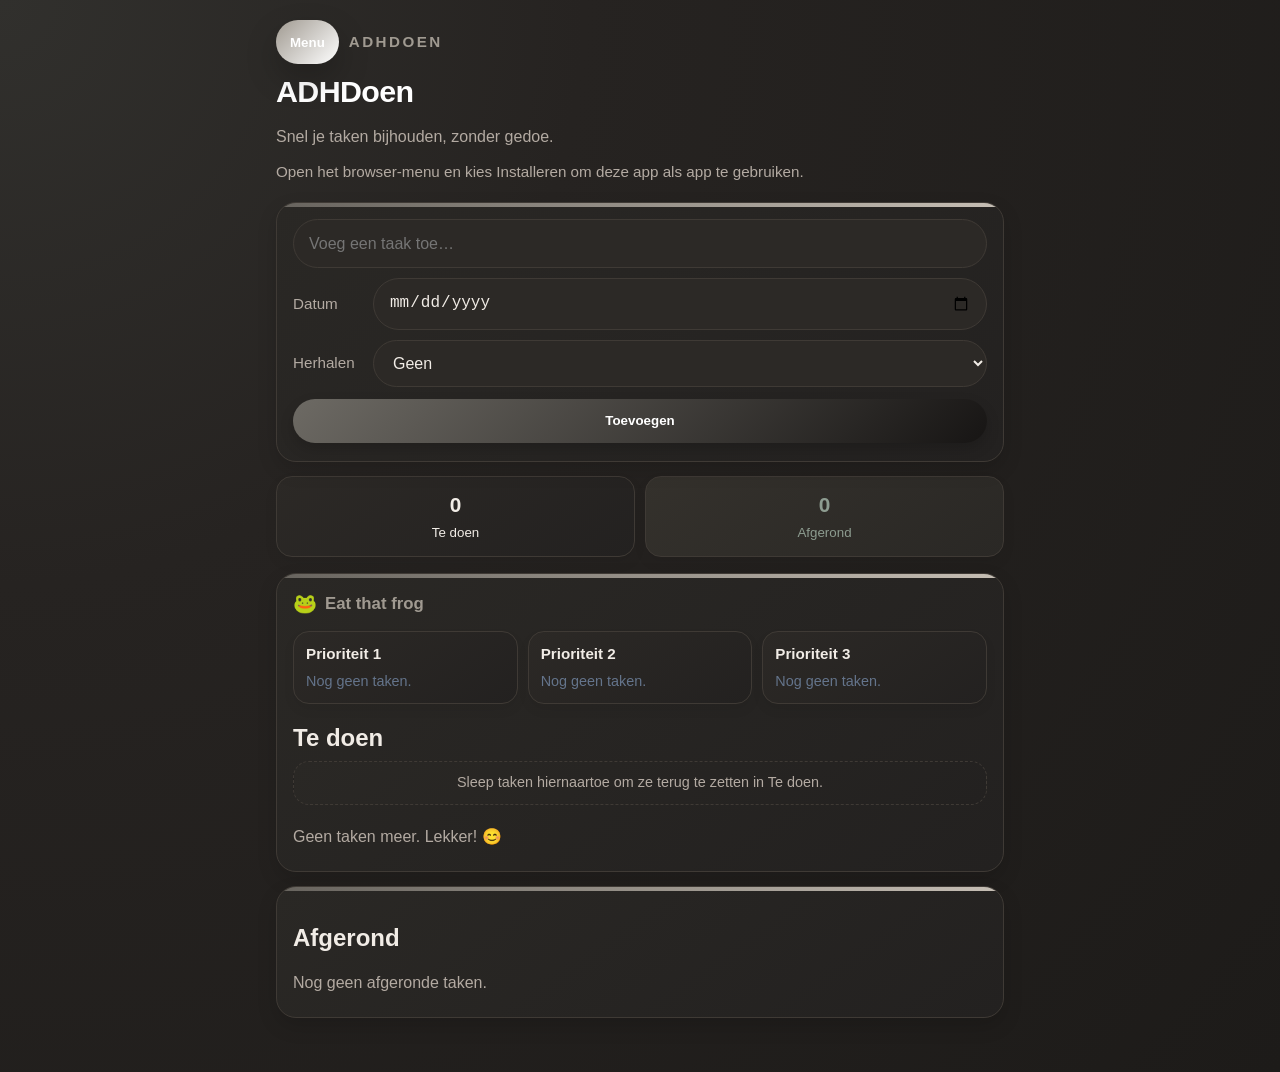
<file: index.html>
<!DOCTYPE html>
<html lang="nl">
  <head>
    <meta charset="UTF-8" />
    <meta name="viewport" content="width=device-width, initial-scale=1.0, viewport-fit=cover" />
    <meta name="theme-color" content="#2563eb" />
    <meta name="apple-mobile-web-app-capable" content="yes" />
    <meta name="mobile-web-app-capable" content="yes" />
    <meta name="apple-mobile-web-app-status-bar-style" content="default" />
    <meta name="apple-mobile-web-app-title" content="ADHDoen" />
    <meta name="application-name" content="ADHDoen" />
    <meta name="format-detection" content="telephone=no" />
    <link rel="manifest" href="./manifest.webmanifest" />
    <link rel="icon" href="./assets/icon.svg" type="image/svg+xml" />
    <link rel="apple-touch-icon" href="./assets/icon.svg" />
    <link rel="apple-touch-icon-precomposed" href="./assets/icon.svg" />
    <title>ADHDoen</title>
    <link rel="stylesheet" href="styles.css?v=20260808c" />
  </head>
  <body>
    <main class="app-shell">
      <div class="top-menu" aria-label="Hoofdmenu">
        <div class="top-menu-row">
          <button id="menu-toggle" class="menu-toggle" type="button" aria-expanded="false" aria-controls="tab-menu-list">Menu</button>
          <p class="eyebrow">ADHDoen</p>
        </div>
        <nav id="tab-menu-list" class="tab-menu" aria-label="Navigatie tussen secties">
          <button class="tab-btn active" type="button" data-tab="tasks">Taken</button>
          <button class="tab-btn" type="button" data-tab="agenda">Agenda</button>
          <button class="tab-btn" type="button" data-tab="notes">Notities</button>
          <button class="tab-btn" type="button" data-tab="timer">Timer</button>
          <button class="tab-btn" type="button" data-tab="wrop">WROP</button>
          <button class="tab-btn" type="button" data-tab="habits">Gewoontes</button>
          <button class="tab-btn" type="button" data-tab="emoties">Emoties</button>
        </nav>
      </div>

      <header class="hero">
        <div>
          <h1>ADHDoen</h1>
        </div>
      </header>
      <p class="subtitle">Snel je taken bijhouden, zonder gedoe.</p>
      <div class="app-cta-row">
        <button id="install-btn" class="install-btn" type="button" hidden>Installeren op telefoon</button>
        <p id="install-status" class="install-status">Installeer deze app op je telefoon voor een echte app-ervaring.</p>
      </div>

      <section class="card add-task-card" data-panel="tasks">
        <form id="task-form">
          <label class="sr-only" for="task-input">Nieuwe taak</label>
          <div class="input-row">
            <input id="task-input" name="task" type="text" placeholder="Voeg een taak toe…" autocomplete="off" required />
          </div>
          <div class="input-row input-row-secondary">
            <label class="field-label" for="task-date">Datum</label>
            <input id="task-date" name="date" type="date" />
          </div>
          <div class="input-row input-row-secondary">
            <label class="field-label" for="task-repeat">Herhalen</label>
            <select id="task-repeat" name="repeat">
              <option value="none">Geen</option>
              <option value="daily">Dagelijks</option>
              <option value="weekly">Wekelijks</option>
              <option value="monthly">Maandelijks</option>
            </select>
          </div>
          <button class="submit-btn" type="submit">Toevoegen</button>
        </form>
      </section>

      <section class="stats-row" aria-label="Status van taken" data-panel="tasks">
        <div class="stat-pill">
          <span id="pending-count">0</span>
          <small>Te doen</small>
        </div>
        <div class="stat-pill done">
          <span id="done-count">0</span>
          <small>Afgerond</small>
        </div>
      </section>

      <section class="card" data-panel="tasks">
        <div class="priority-title" id="frog-header-top" draggable="true">
          <span class="priority-frog">🐸</span>
          <h2>Eat that frog</h2>
        </div>
        <div class="priority-section">
          <div class="priority-card" data-priority="1">
            <h3>Prioriteit 1</h3>
            <ul class="priority-task-list"></ul>
          </div>
          <div class="priority-card" data-priority="2">
            <h3>Prioriteit 2</h3>
            <ul class="priority-task-list"></ul>
          </div>
          <div class="priority-card" data-priority="3">
            <h3>Prioriteit 3</h3>
            <ul class="priority-task-list"></ul>
          </div>
        </div>
        <h2>Te doen</h2>
        <div id="pending-drop-zone" class="pending-drop-zone">
          <span>Sleep taken hiernaartoe om ze terug te zetten in Te doen.</span>
        </div>
        <ul id="pending-list" class="task-list"></ul>
      </section>

      <section class="card" data-panel="tasks">
        <h2>Afgerond</h2>
        <ul id="done-list" class="task-list"></ul>
      </section>

      <section class="card" data-panel="agenda">
        <div class="agenda-header">
          <button class="icon-btn" type="button" id="agenda-prev">←</button>
          <h2 id="agenda-title">Agenda</h2>
          <button class="icon-btn" type="button" id="agenda-next">→</button>
        </div>
        <div class="agenda-view-switcher">
          <button class="view-btn active" type="button" data-view="day">Dag</button>
          <button class="view-btn" type="button" data-view="week">Week</button>
          <button class="view-btn" type="button" data-view="month">Maand</button>
          <button class="view-btn" type="button" data-view="year">Jaar</button>
        </div>
        <div id="calendar-grid" class="calendar-grid"></div>
        <ul id="agenda-list" class="task-list"></ul>
      </section>

      <section class="card" data-panel="notes">
        <h2>Notities</h2>
        <form id="note-form" class="note-form">
          <label class="sr-only" for="note-title">Onderwerp</label>
          <input id="note-title" type="text" placeholder="Onderwerp van de notitie…" autocomplete="off" />
          <label class="sr-only" for="note-input">Nieuwe notitie</label>
          <textarea id="note-input" rows="3" placeholder="Schrijf een losse notitie…"></textarea>
          <div class="voice-controls">
            <button class="voice-btn" id="voice-note-btn" type="button">🎤 Spreek notitie in</button>
            <p class="voice-status" id="voice-status">Tik of spreek je notitie in.</p>
          </div>
          <button class="submit-btn" type="submit">Notitie toevoegen</button>
        </form>
        <ul id="notes-list" class="task-list notes-list"></ul>
      </section>

      <section class="card" data-panel="timer">
        <h2>Timer</h2>
        <div class="timer-options">
          <button class="timer-btn" type="button" data-seconds="10">10 sec</button>
          <button class="timer-btn" type="button" data-minutes="5">5 min</button>
          <button class="timer-btn" type="button" data-minutes="10">10 min</button>
          <button class="timer-btn" type="button" data-minutes="15">15 min</button>
          <button class="timer-btn" type="button" data-minutes="30">30 min</button>
          <button class="timer-btn" type="button" data-minutes="45">45 min</button>
          <button class="timer-btn" type="button" data-minutes="60">60 min</button>
        </div>
        <div class="timer-display" id="timer-display">00:00</div>
        <div class="timer-alert-switch-row" aria-label="Keuze voor signaal bij afloop">
          <span class="timer-alert-label">Bij afloop</span>
          <label class="timer-switch" for="timer-alert-toggle">
            <input id="timer-alert-toggle" type="checkbox" />
            <span class="timer-switch-slider"></span>
          </label>
          <span class="timer-alert-mode" id="timer-alert-mode">Ping</span>
        </div>
        <div class="timer-alert-switch-row" aria-label="Herhaal de timer na afloop">
          <span class="timer-alert-label">Herhaal</span>
          <label class="timer-switch" for="timer-loop-toggle">
            <input id="timer-loop-toggle" type="checkbox" />
            <span class="timer-switch-slider"></span>
          </label>
          <span class="timer-alert-mode" id="timer-loop-mode">Uit</span>
        </div>
        <div class="timer-actions">
          <button class="submit-btn" id="timer-start" type="button">Start</button>
          <button class="icon-btn" id="timer-stop" type="button">Stop</button>
          <button class="icon-btn" id="timer-test" type="button">Test signaal</button>
        </div>
        <div class="timer-alarm" id="timer-alarm" hidden>Timer afgelopen!</div>
        <p class="voice-status" id="timer-status">Kies een duur en start de timer.</p>
      </section>

      <section class="card" data-panel="wrop">
        <h2>WROP</h2>
        <form id="wrop-form" class="wrop-form">
          <label class="field-label" for="wrop-wens">Wens</label>
          <textarea id="wrop-wens" rows="2" placeholder="Wat wil je bereiken?"></textarea>
          <label class="field-label" for="wrop-resultaat">Resultaat</label>
          <textarea id="wrop-resultaat" rows="2" placeholder="Wat is het gewenste resultaat?"></textarea>
          <label class="field-label" for="wrop-obstakel">Obstakel</label>
          <textarea id="wrop-obstakel" rows="2" placeholder="Wat staat in de weg?"></textarea>
          <label class="field-label" for="wrop-plan">Plan</label>
          <textarea id="wrop-plan" rows="2" placeholder="Wat ga je doen?"></textarea>
          <button class="submit-btn" type="submit">Plan opslaan</button>
        </form>
        <div id="wrop-plans-list" class="wrop-plans-list"></div>
      </section>

      <section class="card" data-panel="habits">
        <h2>Gewoontes</h2>
        <form id="habit-form" class="wrop-form">
          <label class="field-label" for="habit-input">Nieuwe gewoonte</label>
          <input id="habit-input" type="text" placeholder="Bijvoorbeeld: 10 minuten wandelen" autocomplete="off" required />
          <button class="submit-btn" type="submit">Gewoonte toevoegen</button>
        </form>
        <div id="habits-list" class="wrop-plans-list"></div>
      </section>

      <section class="card" data-panel="emoties">
        <h2>Emoties</h2>
        <p class="emoties-intro">Klik op een vak om een emotie te selecteren. Onder de afbeelding zie je hoe vaak je elke emotie hebt gekozen.</p>
        <div class="emoties-image-wrap emoties-map" id="emoties-map">
          <img id="emoties-image" class="emoties-image" src="./assets/emoties 3.jpeg" alt="Emotie kaart met vakken verdeeld over assen aangenaam onaangenaam en geactiveerd ingetogen" />
          <div id="emoties-overlay" class="emoties-overlay" aria-label="Selecteer emotie vakken"></div>
        </div>
        <div class="emoties-counts-card">
          <h3>Overzicht emoties</h3>
          <ul id="emoties-count-list" class="emoties-count-list"></ul>
        </div>
      </section>

    </main>

    <script src="app.js?v=20260808j"></script>
  </body>
</html>
</file>
<file: styles.css>
:root {
  color-scheme: light;
  font-family: -apple-system, BlinkMacSystemFont, "Segoe UI", Roboto, Arial, sans-serif;
  --bg: #1d1b19;
  --bg-2: #262321;
  --card: linear-gradient(145deg, #2a2825 0%, #232120 100%);
  --card-2: #2f2c2a;
  --text: #f1ece6;
  --muted: #b3aaa2;
  --accent: #a09a91;
  --accent-soft: #3a352f;
  --accent-strong: #ffffff;
  --done: #8d9c90;
  --danger: #b47b6b;
  --border: #3f3a35;
  --shadow: 0 14px 32px rgba(0, 0, 0, 0.22);
}

* {
  box-sizing: border-box;
}

body {
  margin: 0;
  background: radial-gradient(circle at top left, #31302d 0%, var(--bg-2) 35%, var(--bg) 100%);
  color: var(--text);
  min-height: 100vh;
  -webkit-text-size-adjust: 100%;
  line-height: 1.5;
}

.app-shell {
  max-width: 760px;
  margin: 0 auto;
  padding: 20px 16px 40px;
}

.top-menu {
  position: relative;
  margin-bottom: 10px;
}

.top-menu-row {
  display: flex;
  align-items: center;
  gap: 10px;
  margin-bottom: 8px;
}

.menu-toggle {
  background: linear-gradient(135deg, var(--accent) 0%, var(--accent-strong) 100%);
  color: #fff;
  border-radius: 999px;
  padding: 10px 14px;
  font-weight: 800;
  box-shadow: var(--shadow);
  border: 0;
}

.tab-menu {
  position: absolute;
  top: calc(100% + 8px);
  left: 0;
  z-index: 60;
  width: min(240px, calc(100vw - 32px));
  display: none;
  flex-direction: column;
  gap: 8px;
  padding: 10px;
  border-radius: 16px;
  border: 1px solid var(--border);
  background: linear-gradient(145deg, #2b2926 0%, #232120 100%);
  box-shadow: var(--shadow);
}

.top-menu.open .tab-menu {
  display: flex;
}

.hero {
  margin-bottom: 16px;
}

.tab-btn {
  width: 100%;
  text-align: left;
  background: var(--accent-soft);
  color: var(--accent-strong);
  padding: 10px 12px;
  border-radius: 12px;
  font-weight: 700;
}

.tab-btn.active {
  background: var(--accent);
  color: white;
}

.eyebrow {
  text-transform: uppercase;
  letter-spacing: 0.16em;
  font-size: 0.95rem;
  color: var(--accent);
  font-weight: 800;
  margin: 0;
  line-height: 1;
}

h1 {
  margin: 0;
  font-size: 1.9rem;
  color: var(--accent-strong);
  font-weight: 700;
  letter-spacing: -0.02em;
  line-height: 1.15;
}

.subtitle {
  margin: 6px 0 0;
  color: var(--muted);
  font-size: 1rem;
  line-height: 1.5;
}

.app-cta-row {
  display: flex;
  flex-direction: column;
  gap: 8px;
  margin: 12px 0 18px;
}

.install-btn {
  width: fit-content;
  margin-top: 0;
  background: linear-gradient(135deg, #2563eb 0%, #1d4ed8 100%);
  box-shadow: 0 10px 22px rgba(37, 99, 235, 0.25);
}

.install-status {
  margin: 0;
  color: var(--muted);
  font-size: 0.95rem;
}

.offline-note {
  margin: 8px 0 0;
  font-size: 0.95rem;
  color: var(--accent);
  font-weight: 600;
  opacity: 0.95;
}

.card {
  background: var(--card);
  border: 1px solid var(--border);
  border-radius: 20px;
  padding: 16px 16px 18px;
  margin-bottom: 14px;
  box-shadow: 0 8px 20px rgba(0, 0, 0, 0.14);
  position: relative;
  overflow: hidden;
}

.card h2,
.card h3 {
  line-height: 1.25;
  margin-bottom: 8px;
}

.card::before {
  content: "";
  position: absolute;
  inset: 0 0 auto 0;
  height: 4px;
  background: linear-gradient(90deg, #6e6a64 0%, #d8d0c5 100%);
  opacity: 0.9;
}

[data-panel="agenda"],
[data-panel="notes"],
[data-panel="timer"],
[data-panel="wrop"],
[data-panel="habits"],
[data-panel="emoties"],
[data-panel="compare"] {
  display: none;
}

body.agenda-active [data-panel="tasks"] {
  display: none;
}

body.agenda-active [data-panel="agenda"] {
  display: block;
}

body.notes-active [data-panel="tasks"] {
  display: none;
}

body.notes-active [data-panel="notes"] {
  display: block;
}

body.notes-active [data-panel="agenda"] {
  display: none;
}

body.timer-active [data-panel="tasks"] {
  display: none;
}

body.timer-active [data-panel="agenda"] {
  display: none;
}

body.timer-active [data-panel="notes"] {
  display: none;
}

body.timer-active [data-panel="timer"] {
  display: block;
}

body.wrop-active [data-panel="tasks"] {
  display: none;
}

body.wrop-active [data-panel="agenda"] {
  display: none;
}

body.wrop-active [data-panel="notes"] {
  display: none;
}

body.wrop-active [data-panel="timer"] {
  display: none;
}

body.wrop-active [data-panel="wrop"] {
  display: block;
}

body.habits-active [data-panel="tasks"] {
  display: none;
}

body.habits-active [data-panel="agenda"] {
  display: none;
}

body.habits-active [data-panel="notes"] {
  display: none;
}

body.habits-active [data-panel="timer"] {
  display: none;
}

body.habits-active [data-panel="wrop"] {
  display: none;
}

body.habits-active [data-panel="habits"] {
  display: block;
}

body.emoties-active [data-panel="tasks"] {
  display: none;
}

body.emoties-active [data-panel="agenda"] {
  display: none;
}

body.emoties-active [data-panel="notes"] {
  display: none;
}

body.emoties-active [data-panel="timer"] {
  display: none;
}

body.emoties-active [data-panel="wrop"] {
  display: none;
}

body.emoties-active [data-panel="habits"] {
  display: none;
}

body.emoties-active [data-panel="emoties"] {
  display: block;
}

body.compare-active [data-panel="tasks"] {
  display: none;
}

body.compare-active [data-panel="agenda"] {
  display: none;
}

body.compare-active [data-panel="notes"] {
  display: none;
}

body.compare-active [data-panel="timer"] {
  display: none;
}

body.compare-active [data-panel="wrop"] {
  display: none;
}

body.compare-active [data-panel="habits"] {
  display: none;
}

body.compare-active [data-panel="compare"] {
  display: block;
}

.add-task-card {
  padding-top: 16px;
}

.input-row {
  display: flex;
  align-items: center;
  gap: 10px;
  flex-wrap: nowrap;
}

.input-row-secondary {
  margin-top: 10px;
}

.field-label {
  min-width: 70px;
  color: var(--muted);
  font-size: 0.95rem;
}

input[type="text"],
input[type="date"],
select,
textarea {
  flex: 1 1 auto;
  min-width: 0;
  border: 1px solid var(--border);
  border-radius: 999px;
  padding: 13px 15px;
  font-size: 1rem;
  outline: none;
  background: #2c2926;
  color: var(--text);
  line-height: 1.35;
}

input[type="text"]:focus,
input[type="date"]:focus,
select:focus,
textarea:focus {
  border-color: var(--accent);
  box-shadow: 0 0 0 3px rgba(139, 109, 76, 0.16);
}

button {
  border: 0;
  border-radius: 999px;
  padding: 12px 15px;
  font-weight: 700;
  color: white;
  background: linear-gradient(135deg, #6d6a64 0%, #171514 100%);
  cursor: pointer;
  flex-shrink: 0;
  white-space: nowrap;
  box-shadow: 0 6px 14px rgba(0, 0, 0, 0.16);
  min-height: 44px;
}

.emoties-overlay button {
  min-height: 0;
  height: auto;
  box-shadow: none;
}

button:hover {
  filter: brightness(0.95);
}

.submit-btn {
  margin-top: 12px;
  width: 100%;
}

.stats-row {
  display: flex;
  gap: 10px;
  margin: 10px 0 16px;
}

.stat-pill {
  flex: 1;
  background: linear-gradient(145deg, #2c2926 0%, #232120 100%);
  border: 1px solid var(--border);
  border-radius: 16px;
  padding: 12px;
  text-align: center;
  box-shadow: 0 6px 14px rgba(0, 0, 0, 0.06);
}

.stat-pill.done {
  background: linear-gradient(145deg, #34312c 0%, #2a2825 100%);
  color: var(--done);
}

.stat-pill span {
  display: block;
  font-size: 1.3rem;
  font-weight: 800;
}

.task-list {
  list-style: none;
  padding: 0;
  margin: 0;
  display: flex;
  flex-direction: column;
  gap: 8px;
}

.priority-title {
  display: flex;
  align-items: center;
  gap: 8px;
  margin-bottom: 12px;
}

.priority-title h2 {
  margin: 0;
  font-size: 1.05rem;
  color: var(--accent);
}

.priority-frog {
  font-size: 1.2rem;
}

.priority-title.dragging {
  opacity: 0.7;
  transform: scale(0.98);
}

.frog-header-item {
  padding: 6px 0 8px;
  margin-bottom: 6px;
  border-bottom: 1px solid #dbeafe;
  color: var(--accent);
  font-weight: 700;
  cursor: pointer;
}

.priority-title.pacman-eating {
  animation: pacman-bounce 0.25s infinite alternate;
}

.frog-task-complete {
  color: var(--done);
  font-size: 0.9rem;
  font-weight: 600;
  margin-bottom: 6px;
}

@keyframes pacman-bounce {
  from { transform: translateY(0); }
  to { transform: translateY(-3px); }
}

.priority-section {
  display: grid;
  grid-template-columns: repeat(3, minmax(0, 1fr));
  gap: 10px;
  margin-bottom: 14px;
}

@media (max-width: 680px) {
  .priority-section {
    grid-template-columns: 1fr;
    gap: 8px;
  }

  .priority-card {
    padding: 10px;
  }

  .priority-card h3 {
    font-size: 0.9rem;
  }

  .task-item {
    flex-direction: column;
    align-items: flex-start;
    gap: 8px;
  }

  .task-main {
    width: 100%;
  }

  .icon-btn {
    align-self: flex-end;
  }

  .priority-title {
    flex-wrap: wrap;
  }
}

.priority-card {
  background: linear-gradient(145deg, #2c2926 0%, #232120 100%);
  border: 1px solid var(--border);
  border-radius: 16px;
  padding: 12px 12px 10px;
  text-align: left;
  min-width: 0;
  box-shadow: 0 6px 12px rgba(0, 0, 0, 0.06);
}

.priority-card h3 {
  margin: 0 0 8px;
  font-size: 0.95rem;
  color: var(--text);
}

.priority-card.drag-over {
  border-color: var(--accent);
  background: linear-gradient(145deg, #34312c 0%, #282523 100%);
}

.priority-card .priority-task-list {
  list-style: none;
  padding: 0;
  margin: 0;
  display: flex;
  flex-direction: column;
  gap: 4px;
}

.priority-card .priority-task-list .task-item {
  padding: 6px 0;
  border-bottom: 1px solid #e8f0ff;
}

.priority-card .priority-task-list .task-item:last-child {
  border-bottom: none;
}

.priority-card .priority-task-list .empty-state-small {
  padding: 0;
  font-size: 0.9rem;
  color: #64748b;
}

.pending-drop-zone {
  border: 1px dashed var(--border);
  border-radius: 16px;
  padding: 10px;
  margin-bottom: 10px;
  text-align: center;
  color: var(--muted);
  font-size: 0.9rem;
  background: linear-gradient(145deg, #2a2825 0%, #232120 100%);
}

.pending-drop-zone.drag-over {
  border-color: var(--accent);
  background: linear-gradient(145deg, #33302b 0%, #272522 100%);
  color: var(--text);
}

.task-priority-pill {
  display: inline-flex;
  align-items: center;
  margin-left: 8px;
  padding: 2px 8px;
  border-radius: 999px;
  background: rgba(255, 255, 255, 0.08);
  color: var(--text);
  font-size: 0.75rem;
  font-weight: 700;
}

.task-item {
  cursor: grab;
  touch-action: none;
  -webkit-user-select: none;
  user-select: none;
}

.task-item.dragging {
  opacity: 0.65;
  transform: scale(0.98);
}

.task-item {
  display: flex;
  align-items: center;
  justify-content: space-between;
  gap: 10px;
  padding: 10px 11px;
  border: 1px solid var(--border);
  background: linear-gradient(145deg, #2c2926 0%, #232120 100%);
  border-radius: 12px;
  box-shadow: 0 3px 8px rgba(0, 0, 0, 0.03);
  flex-wrap: nowrap;
}

.task-item:last-child {
  border-bottom: 0;
}

.task-main {
  display: flex;
  align-items: center;
  gap: 10px;
  flex: 1 1 auto;
  min-width: 0;
}

.task-text {
  word-break: break-word;
  line-height: 1.4;
}

.task-meta {
  display: block;
  margin-top: 4px;
  font-size: 0.84rem;
  color: var(--muted);
  line-height: 1.35;
}

.task-item.done .task-text {
  text-decoration: line-through;
  color: var(--muted);
}

.checkbox {
  width: 20px;
  height: 20px;
  accent-color: var(--done);
  flex-shrink: 0;
}

.icon-btn {
  background: linear-gradient(145deg, #36312b 0%, #2a2825 100%);
  color: var(--text);
  padding: 8px 10px;
  font-size: 0.92rem;
  flex-shrink: 0;
  border-radius: 999px;
  border: 1px solid var(--border);
}

.note-form {
  display: flex;
  flex-direction: column;
  gap: 10px;
}

.timer-options {
  display: grid;
  grid-template-columns: repeat(3, 1fr);
  gap: 8px;
  margin-bottom: 12px;
}

.timer-btn {
  background: linear-gradient(145deg, #2f2a25 0%, #232120 100%);
  color: var(--text);
  padding: 10px 8px;
  border: 1px solid var(--border);
}

.timer-btn.active {
  background: linear-gradient(145deg, #4a4742 0%, #2f2b27 100%);
  color: white;
}

.timer-display {
  font-size: 2.2rem;
  font-weight: 800;
  text-align: center;
  padding: 16px 0;
  color: var(--text);
}

.timer-alert-switch-row {
  display: flex;
  align-items: center;
  justify-content: center;
  gap: 10px;
  margin: 4px 0 12px;
}

.timer-alert-switch-row + .timer-alert-switch-row {
  margin-top: -4px;
}

.timer-alert-label,
.timer-alert-mode {
  font-size: 0.92rem;
  color: var(--muted);
  font-weight: 700;
}

.timer-switch {
  position: relative;
  display: inline-flex;
  align-items: center;
  width: 48px;
  height: 28px;
}

.timer-switch input {
  opacity: 0;
  width: 0;
  height: 0;
}

.timer-switch-slider {
  position: absolute;
  inset: 0;
  background: linear-gradient(145deg, #3a352f 0%, #232120 100%);
  border-radius: 999px;
  border: 1px solid var(--border);
  cursor: pointer;
  transition: background 0.2s ease;
}

.timer-switch-slider::before {
  content: "";
  position: absolute;
  width: 20px;
  height: 20px;
  left: 3px;
  top: 3px;
  border-radius: 50%;
  background: white;
  transition: transform 0.2s ease;
}

.timer-switch input:checked + .timer-switch-slider {
  background: linear-gradient(145deg, #6d6a64 0%, #171514 100%);
}

.timer-switch input:checked + .timer-switch-slider::before {
  transform: translateX(20px);
}

.timer-actions {
  display: flex;
  gap: 10px;
  align-items: center;
}

.timer-actions .submit-btn {
  margin-top: 0;
  flex: 1;
}

.timer-alarm {
  margin-top: 12px;
  padding: 12px;
  border-radius: 12px;
  background: rgba(180, 123, 107, 0.16);
  color: #f2c7bb;
  font-weight: 700;
  text-align: center;
}

.voice-controls {
  display: flex;
  flex-direction: column;
  gap: 6px;
}

.voice-btn {
  align-self: flex-start;
  background: linear-gradient(145deg, #5a514b 0%, #37322d 100%);
  color: white;
  padding: 10px 14px;
  margin-top: 0;
}

.voice-status {
  margin: 0;
  color: var(--muted);
  font-size: 0.9rem;
}

.wrop-form {
  display: flex;
  flex-direction: column;
  gap: 10px;
}

.wrop-plans-list {
  margin-top: 12px;
  display: flex;
  flex-direction: column;
  gap: 10px;
}

.wrop-plan-card {
  border: 1px solid var(--border);
  border-radius: 16px;
  padding: 12px;
  background: linear-gradient(145deg, #2b2926 0%, #232120 100%);
}

.wrop-plan-grid {
  display: grid;
  gap: 8px;
}

.wrop-plan-label {
  display: block;
  font-size: 0.8rem;
  font-weight: 700;
  color: var(--accent);
  margin-bottom: 2px;
  text-transform: uppercase;
  letter-spacing: 0.06em;
}

.wrop-plan-value {
  margin: 0;
  color: var(--text);
  white-space: pre-wrap;
}

.wrop-plan-meta {
  margin-top: 10px;
  display: flex;
  justify-content: space-between;
  align-items: center;
  font-size: 0.82rem;
  color: var(--muted);
}

.habit-title-row {
  display: flex;
  justify-content: space-between;
  align-items: center;
  margin-bottom: 8px;
}

.habit-hint {
  font-size: 0.8rem;
  color: var(--muted);
}

.habit-grid {
  display: flex;
  flex-direction: column;
  gap: 6px;
}

.habit-row {
  display: grid;
  grid-template-columns: repeat(7, minmax(0, 1fr));
  gap: 6px;
}

.habit-day-label {
  text-align: center;
  font-size: 0.8rem;
  color: var(--muted);
  font-weight: 700;
}

.habit-cell {
  border-radius: 10px;
  min-height: 38px;
  background: linear-gradient(145deg, #2e2a25 0%, #232120 100%);
  color: var(--text);
  font-size: 1rem;
  padding: 0;
  border: 1px solid var(--border);
}

.habit-cell.done {
  background: rgba(141, 156, 144, 0.22);
  color: #dce9d8;
}

.habit-cell.missed {
  background: rgba(180, 123, 107, 0.22);
  color: #f3dbd4;
}

.emoties-intro {
  margin: 0 0 12px;
  color: var(--muted);
}

.emoties-image-wrap {
  border: 1px solid var(--border);
  border-radius: 16px;
  background: linear-gradient(145deg, #2c2926 0%, #232120 100%);
  padding: 0;
  overflow: hidden;
}

.emoties-map {
  position: relative;
  aspect-ratio: 1600 / 678;
  width: 100%;
}

.emoties-image {
  display: block;
  width: 100%;
  height: 100%;
  object-fit: contain;
  object-position: center;
  border-radius: 0;
}

.emoties-overlay {
  position: absolute;
  inset: 0;
  border-radius: 16px;
}

.emoties-dot {
  position: absolute;
  transform: none;
  border-radius: 8px;
  border: 2px solid rgba(255, 255, 255, 0.14);
  background: transparent;
  padding: 0;
  min-width: 0;
  min-height: 0 !important;
  height: 16.8% !important;
  width: 9.1% !important;
  display: block;
  line-height: 0;
  box-shadow: none;
  margin: 0;
}

.emoties-dot[data-emotion-id="energiek"],
.emoties-dot[data-emotion-id="ontspannen"],
.emoties-dot[data-emotion-id="alert"],
.emoties-dot[data-emotion-id="kalm"],
.emoties-dot[data-emotion-id="gespannen"],
.emoties-dot[data-emotion-id="sloom"],
.emoties-dot[data-emotion-id="geirriteerd"],
.emoties-dot[data-emotion-id="lusteloos"] {
  height: 16.8% !important;
}

.emoties-dot:not([data-emotion-id="energiek"]):not([data-emotion-id="ontspannen"]):not([data-emotion-id="alert"]):not([data-emotion-id="kalm"]):not([data-emotion-id="gespannen"]):not([data-emotion-id="sloom"]):not([data-emotion-id="geirriteerd"]):not([data-emotion-id="lusteloos"]) {
  height: 8.4% !important;
}

.emoties-dot.selected {
  border-color: rgba(255, 255, 255, 0.4);
  background: rgba(255, 255, 255, 0.08);
}

.emoties-dot::before {
  content: '';
  position: absolute;
  inset: 0;
  border-radius: 6px;
  background: rgba(255, 255, 255, 0.08);
  transition: background-color 0.2s ease, border-color 0.2s ease, box-shadow 0.2s ease;
}

.emoties-dot:hover::before,
.emoties-dot:focus-visible::before {
  background: rgba(255, 255, 255, 0.16);
}

.emoties-dot.selected::after {
  content: none;
}

.emoties-counts-card {
  margin-top: 12px;
}

.emoties-counts-card h3 {
  margin: 0 0 10px;
  color: var(--text);
}

.emoties-count-list {
  list-style: none;
  margin: 0;
  padding: 0;
  display: grid;
  gap: 8px;
  grid-template-columns: repeat(auto-fit, minmax(170px, 1fr));
}

.emoties-count-item {
  border: 1px solid var(--border);
  border-radius: 12px;
  padding: 0;
  background: linear-gradient(145deg, #2c2926 0%, #232120 100%);
  overflow: hidden;
  box-shadow: 0 4px 10px rgba(0, 0, 0, 0.08);
}

.emoties-count-item.selected {
  border-color: var(--accent);
  background: linear-gradient(145deg, #34302b 0%, #2b2926 100%);
}

.emoties-count-btn {
  width: 100%;
  border: 0;
  border-radius: 0;
  background: transparent;
  color: var(--text);
  padding: 8px 10px;
  display: flex;
  align-items: center;
  justify-content: space-between;
  text-align: left;
  font-weight: 600;
}

.emoties-history {
  display: none;
  border-top: 1px solid var(--border);
  background: rgba(255, 255, 255, 0.03);
  padding: 8px 10px;
}

.emoties-history.open {
  display: block;
}

.emoties-history-list {
  margin: 0;
  padding-left: 18px;
  display: grid;
  gap: 4px;
  color: var(--muted);
  font-size: 0.88rem;
}

.comparison-intro {
  margin: 0 0 14px;
  color: var(--muted);
  line-height: 1.5;
}

.comparison-gallery {
  display: grid;
  gap: 14px;
}

.comparison-chart {
  border: 1px solid var(--border);
  border-radius: 18px;
  padding: 14px;
  background: linear-gradient(145deg, #2b2926 0%, #232120 100%);
}

.comparison-chart-head {
  display: flex;
  justify-content: space-between;
  gap: 12px;
  align-items: flex-start;
  margin-bottom: 12px;
}

.comparison-chart-head h3 {
  margin: 0;
  font-size: 1.05rem;
}

.comparison-chart-head p {
  margin: 4px 0 0;
  color: var(--muted);
  font-size: 0.9rem;
}

.comparison-total {
  background: var(--accent-soft);
  color: var(--accent);
  padding: 8px 10px;
  border-radius: 999px;
  font-size: 0.85rem;
  font-weight: 700;
}

.comparison-canvas {
  position: relative;
  min-height: 360px;
  margin-bottom: 12px;
  border-radius: 16px;
  background:
    radial-gradient(circle at center, rgba(255, 255, 255, 0.04) 0, rgba(255, 255, 255, 0.04) 1px, transparent 1px) 0 0 / 24px 24px,
    linear-gradient(90deg, rgba(255, 255, 255, 0.04), rgba(255, 255, 255, 0.04)),
    linear-gradient(180deg, rgba(255, 255, 255, 0.04), rgba(255, 255, 255, 0.04));
  overflow: hidden;
}

.comparison-axis {
  position: absolute;
  background: #1e3a8a;
  opacity: 0.9;
}

.comparison-axis-horizontal {
  left: 6%;
  right: 6%;
  top: 50%;
  height: 3px;
}

.comparison-axis-vertical {
  top: 6%;
  bottom: 6%;
  left: 50%;
  width: 3px;
}

.comparison-point {
  position: absolute;
  transform: translate(-50%, -50%);
  padding: 0;
  border: 0;
  background: transparent;
  color: var(--text);
  text-align: left;
}

.comparison-point.circle .comparison-point-shape,
.comparison-point.square .comparison-point-shape {
  display: inline-block;
  width: 24px;
  height: 24px;
  border: 2px solid #8b857d;
  background: rgba(255, 255, 255, 0.12);
  box-shadow: 0 4px 10px rgba(0, 0, 0, 0.12);
}

.comparison-point.circle .comparison-point-shape {
  border-radius: 999px;
}

.comparison-point.square .comparison-point-shape {
  border-radius: 6px;
}

.comparison-point.active .comparison-point-shape {
  background: var(--accent);
  border-color: var(--accent);
}

.comparison-point-label {
  position: absolute;
  left: 30px;
  top: 50%;
  transform: translateY(-50%);
  white-space: nowrap;
  font-size: 0.88rem;
  font-weight: 700;
  color: #c58b00;
}

.comparison-point.active .comparison-point-label {
  color: var(--accent);
}

.comparison-point-count {
  position: absolute;
  right: -4px;
  top: -6px;
  min-width: 22px;
  height: 22px;
  padding: 0 6px;
  border-radius: 999px;
  background: var(--done);
  color: white;
  font-size: 0.75rem;
  line-height: 22px;
  text-align: center;
  box-shadow: 0 4px 10px rgba(22, 163, 74, 0.22);
}

.comparison-stats {
  display: grid;
  grid-template-columns: repeat(auto-fit, minmax(130px, 1fr));
  gap: 8px;
}

.comparison-stat {
  display: flex;
  justify-content: space-between;
  align-items: center;
  gap: 10px;
  border-radius: 14px;
  background: linear-gradient(145deg, #2f2a25 0%, #232120 100%);
  color: var(--text);
  padding: 10px 12px;
  text-align: left;
  border: 1px solid var(--border);
}

.comparison-stat strong {
  min-width: 22px;
  text-align: center;
  color: var(--text);
}

.comparison-stat.active {
  background: var(--accent);
  color: white;
}

.comparison-stat.active strong {
  color: white;
}

.comparison-history-card {
  margin-top: 14px;
  border-radius: 18px;
  border: 1px solid var(--border);
  padding: 14px;
  background: linear-gradient(145deg, #2b2926 0%, #232120 100%);
}

.comparison-history-header {
  display: flex;
  justify-content: space-between;
  gap: 12px;
  align-items: flex-start;
}

.comparison-history-header h3 {
  margin: 0;
}

.comparison-history-subtitle {
  margin: 4px 0 0;
  color: var(--muted);
}

.comparison-history-list {
  list-style: none;
  padding: 0;
  margin: 12px 0 0;
  display: grid;
  gap: 8px;
}

.comparison-history-item {
  padding: 10px 12px;
  border-radius: 12px;
  background: rgba(255, 255, 255, 0.04);
  color: var(--text);
  border: 1px solid var(--border);
}

.comparison-preview {
  display: block;
  width: 100%;
  text-align: left;
  background: linear-gradient(145deg, #2b2926 0%, #232120 100%);
  color: var(--text);
  border: 1px solid var(--border);
  border-radius: 18px;
  padding: 14px;
  box-shadow: 0 8px 18px rgba(0, 0, 0, 0.12);
}

.comparison-preview .comparison-chart-head {
  margin-bottom: 10px;
}

.comparison-preview-board {
  margin-top: 12px;
  min-height: 150px;
  border-radius: 16px;
  background: linear-gradient(180deg, rgba(255,255,255,0.04) 0%, rgba(255,255,255,0.02) 100%);
  padding: 12px;
  overflow: hidden;
}

.comparison-mini-circles {
  display: flex;
  flex-wrap: wrap;
  gap: 8px;
  min-height: 110px;
  align-items: center;
  justify-content: center;
}

.comparison-mini-circle,
.comparison-mini-tile {
  display: inline-flex;
  align-items: center;
  justify-content: center;
  font-weight: 800;
}

.comparison-mini-circle {
  width: 28px;
  height: 28px;
  border-radius: 999px;
  border: 2px solid #d9b55e;
  background: rgba(255, 255, 255, 0.96);
  color: #c58b00;
}

.comparison-mini-grid {
  display: grid;
  grid-template-columns: repeat(4, minmax(0, 1fr));
  gap: 8px;
}

.comparison-mini-tile {
  min-height: 42px;
  padding: 8px;
  border-radius: 12px;
  background: #dbeafe;
  color: var(--accent);
  text-align: center;
  font-size: 0.78rem;
}

.comparison-preview-hint {
  display: block;
  margin-top: 10px;
  text-align: center;
  color: var(--muted);
  font-size: 0.84rem;
}

.comparison-expanded-card {
  margin-top: 14px;
  border-radius: 18px;
  border: 1px solid var(--border);
  background: linear-gradient(145deg, #2b2926 0%, #232120 100%);
  padding: 14px;
}

.comparison-expanded-header {
  display: flex;
  justify-content: space-between;
  gap: 12px;
  align-items: flex-start;
  margin-bottom: 12px;
}

.comparison-expanded-header h3 {
  margin: 0;
}

.comparison-modal-subtitle {
  margin: 4px 0 0;
  color: var(--muted);
}

.comparison-modal-board {
  min-height: 60vh;
}

.comparison-board {
  position: relative;
  border-radius: 20px;
  background: linear-gradient(180deg, rgba(255,255,255,0.04) 0%, rgba(255,255,255,0.02) 100%);
  overflow: hidden;
}

.comparison-board-circle {
  min-height: 780px;
  padding: 22px;
  background:
    radial-gradient(circle at center, rgba(37, 99, 235, 0.08) 0, rgba(37, 99, 235, 0.08) 1px, transparent 1px) 0 0 / 26px 26px,
    radial-gradient(circle at center, rgba(30, 58, 138, 0.08) 0, rgba(30, 58, 138, 0.08) 1px, transparent 1px) 0 0 / 82px 82px,
    linear-gradient(180deg, #fbfdff 0%, #f1f7ff 100%);
}

.comparison-board-square {
  display: grid;
  grid-template-columns: repeat(4, minmax(0, 1fr));
  gap: 12px;
  padding: 6px;
}

.comparison-board-center {
  position: absolute;
  left: 50%;
  top: 50%;
  width: 14px;
  height: 14px;
  border-radius: 999px;
  background: #1e3a8a;
  transform: translate(-50%, -50%);
  box-shadow: 0 0 0 5px rgba(30, 58, 138, 0.12);
}

.comparison-board-axis {
  position: absolute;
  background: #1e3a8a;
  opacity: 0.9;
}

.comparison-board-axis-horizontal {
  left: 7%;
  right: 7%;
  top: 50%;
  height: 3px;
}

.comparison-board-axis-vertical {
  top: 7%;
  bottom: 7%;
  left: 50%;
  width: 3px;
}

.comparison-axis-label {
  position: absolute;
  font-size: clamp(1.1rem, 2.4vw, 2rem);
  font-weight: 900;
  color: #1e3a8a;
  letter-spacing: -0.03em;
  text-shadow: 0 1px 0 rgba(255, 255, 255, 0.9);
}

.comparison-axis-label.top {
  left: 50%;
  top: 1%;
  transform: translateX(-50%);
}

.comparison-axis-label.bottom {
  left: 50%;
  bottom: 1%;
  transform: translateX(-50%);
}

.comparison-axis-label.left {
  left: 1%;
  top: 50%;
  transform: translateY(-50%);
}

.comparison-axis-label.right {
  right: 1%;
  top: 50%;
  transform: translateY(-50%);
}

.comparison-radial-group {
  position: absolute;
  left: 50%;
  top: 50%;
  width: 0;
  height: 0;
}

.comparison-radial-label {
  position: absolute;
  transform: translate(-50%, -50%);
  min-width: 128px;
  padding: 6px 12px;
  border-radius: 999px;
  background: rgba(255, 255, 255, 0.08);
  border: 1px solid rgba(255, 255, 255, 0.16);
  text-align: center;
  font-size: 0.94rem;
  font-weight: 800;
  color: var(--text);
  box-shadow: 0 4px 10px rgba(0, 0, 0, 0.08);
}

.comparison-square-group {
  display: flex;
  flex-direction: column;
  gap: 8px;
  align-items: stretch;
  padding: 12px;
  border-radius: 16px;
  border: 1px solid var(--border);
  background: rgba(255, 255, 255, 0.05);
  color: var(--text);
  text-align: left;
  box-shadow: 0 8px 18px rgba(0, 0, 0, 0.08);
}

.comparison-square-group.large {
  min-height: 140px;
}

.comparison-square-group-title {
  display: block;
  font-size: 0.86rem;
  font-weight: 800;
  color: var(--accent);
}

.comparison-square-group-grid {
  display: flex;
  flex-wrap: wrap;
  gap: 8px;
}

.comparison-square-group-grid.large {
  gap: 10px;
}

.comparison-slot {
  position: absolute;
  border: 2px solid #8b857d;
  background: rgba(255, 255, 255, 0.12);
  padding: 0;
  color: var(--text);
  flex-shrink: 0;
  transform: translate(-50%, -50%);
}

.comparison-slot.circle {
  width: 24px;
  height: 24px;
  border-radius: 999px;
}

.comparison-slot.square {
  width: 24px;
  height: 24px;
  border-radius: 6px;
}

.comparison-slot.done {
  background: #dcfce7;
  border-color: #86efac;
}

.comparison-slot.missed {
  background: #fee2e2;
  border-color: #fca5a5;
}

.comparison-slot.active {
  box-shadow: 0 0 0 4px rgba(37, 99, 235, 0.14);
}

.comparison-slot-symbol {
  display: block;
  font-size: 0.78rem;
  font-weight: 900;
  line-height: 22px;
  text-align: center;
}

.comparison-board-square .comparison-slot.square {
  width: 24px;
  height: 24px;
}

.comparison-board-square .comparison-square-group-grid {
  min-height: 28px;
}

.comparison-board-square .comparison-square-group-grid.large .comparison-slot.square {
  width: 28px;
  height: 28px;
}

.comparison-board-square .comparison-square-group {
  min-height: 120px;
}

.comparison-board-square .comparison-square-group:nth-child(1) { background: #d9a11f; color: white; }
.comparison-board-square .comparison-square-group:nth-child(2) { background: #d9a11f; color: white; }
.comparison-board-square .comparison-square-group:nth-child(3) { background: #f8c96a; }
.comparison-board-square .comparison-square-group:nth-child(4) { background: #8b9780; color: white; }
.comparison-board-square .comparison-square-group:nth-child(5) { background: #f25f5c; color: white; }
.comparison-board-square .comparison-square-group:nth-child(6) { background: #4a8ec7; color: white; }
.comparison-board-square .comparison-square-group:nth-child(7) { background: #c7d79e; }
.comparison-board-square .comparison-square-group:nth-child(8) { background: #dce5b6; }
.comparison-board-square .comparison-square-group:nth-child(9) { background: #f56a6a; color: white; }
.comparison-board-square .comparison-square-group:nth-child(10) { background: #e45c5c; color: white; }
.comparison-board-square .comparison-square-group:nth-child(11) { background: #ef6666; color: white; }
.comparison-board-square .comparison-square-group:nth-child(12) { background: #d84c4c; color: white; }
.comparison-board-square .comparison-square-group:nth-child(13) { background: #8c2f2f; color: white; }
.comparison-board-square .comparison-square-group:nth-child(14) { background: #183b6d; color: white; }
.comparison-board-square .comparison-square-group:nth-child(15) { background: #183b6d; color: white; }
.comparison-board-square .comparison-square-group:nth-child(16) { background: #183b6d; color: white; }

.comparison-board-square .comparison-square-group-title {
  color: inherit;
}

.comparison-board-square .comparison-slot.done {
  background: rgba(255, 255, 255, 0.9);
}

.comparison-board-square .comparison-slot.missed {
  background: rgba(255, 255, 255, 0.9);
}

.comparison-preview .comparison-total {
  margin-left: auto;
}

.comparison-expanded-card .comparison-board-circle,
.comparison-expanded-card .comparison-board-square {
  min-height: 560px;
}

.comparison-expanded-card .comparison-board-circle {
  min-height: 720px;
}

@media (max-width: 520px) {
  .comparison-preview-board {
    min-height: 120px;
  }

  .comparison-board-circle {
    min-height: 860px;
  }

  .comparison-group {
    width: calc(50% - 8px);
  }

  .comparison-group-label {
    min-width: 80px;
    font-size: 0.78rem;
  }

  .comparison-slot.circle,
  .comparison-slot.square {
    width: 22px;
    height: 22px;
  }

  .comparison-board-square {
    grid-template-columns: repeat(2, minmax(0, 1fr));
  }

  .comparison-board-circle {
    min-height: 680px;
  }

  .comparison-radial-label {
    min-width: 92px;
    font-size: 0.72rem;
  }

  .comparison-axis-label {
    font-size: 0.85rem;
  }

  .comparison-expanded-card {
    padding: 12px;
  }
}

.empty-state {
  color: var(--muted);
}

@media (max-width: 520px) {
  .comparison-canvas {
    min-height: 320px;
  }

  .comparison-point-label {
    font-size: 0.78rem;
    max-width: 120px;
    white-space: normal;
  }
}

textarea {
  width: 100%;
  resize: vertical;
  min-height: 84px;
}

.notes-list {
  margin-top: 10px;
}

.note-item {
  display: flex;
  justify-content: space-between;
  align-items: flex-start;
  gap: 10px;
  padding: 10px 0;
  border-bottom: 1px solid var(--border);
}

.note-item:last-child {
  border-bottom: 0;
}

.note-content {
  flex: 1;
  min-width: 0;
}

.note-title {
  font-weight: 700;
  margin-bottom: 4px;
  word-break: break-word;
}

.note-text {
  white-space: pre-wrap;
  word-break: break-word;
  color: var(--muted);
  display: -webkit-box;
  -webkit-line-clamp: 2;
  -webkit-box-orient: vertical;
  overflow: hidden;
}

.note-actions {
  display: flex;
  gap: 8px;
  flex-shrink: 0;
}

.note-modal {
  position: fixed;
  inset: 0;
  background: rgba(15, 23, 42, 0.7);
  display: flex;
  align-items: center;
  justify-content: center;
  padding: 16px;
  z-index: 1000;
}

.note-modal-card {
  background: linear-gradient(145deg, #2b2926 0%, #232120 100%);
  width: min(100%, 560px);
  border-radius: 20px;
  padding: 18px;
  box-shadow: 0 20px 40px rgba(0, 0, 0, 0.2);
  border: 1px solid var(--border);
}

.note-modal-title {
  margin: 0 0 8px;
  font-size: 1.1rem;
}

.note-modal-body {
  white-space: pre-wrap;
  line-height: 1.6;
  color: var(--text);
  max-height: 60vh;
  overflow: auto;
}

.confirm-modal {
  position: fixed;
  inset: 0;
  background: rgba(15, 23, 42, 0.45);
  display: flex;
  align-items: center;
  justify-content: center;
  padding: 16px;
  z-index: 1100;
}

.confirm-modal-card {
  background: linear-gradient(145deg, #2b2926 0%, #232120 100%);
  width: min(100%, 320px);
  border-radius: 16px;
  padding: 16px 18px;
  box-shadow: 0 16px 36px rgba(0, 0, 0, 0.22);
  animation: confirm-pop-in 180ms ease-out;
  border: 1px solid var(--border);
}

.confirm-modal-title {
  margin: 0 0 12px;
  font-size: 1rem;
  line-height: 1.4;
  text-align: center;
}

.confirm-modal-actions {
  display: flex;
  justify-content: center;
  gap: 10px;
  margin-top: 12px;
}

.confirm-modal-btn {
  border: 0;
  border-radius: 999px;
  padding: 8px 12px;
  font-weight: 600;
  cursor: pointer;
}

.confirm-modal-btn.cancel {
  background: #e7eefc;
  color: var(--accent);
}

.confirm-modal-btn.confirm {
  background: var(--accent);
  color: white;
}

@keyframes confirm-pop-in {
  from {
    transform: scale(0.96);
    opacity: 0;
  }
  to {
    transform: scale(1);
    opacity: 1;
  }
}

.agenda-header {
  display: flex;
  align-items: center;
  justify-content: space-between;
  gap: 10px;
  margin-bottom: 10px;
}

.agenda-header h2 {
  margin: 0;
  font-size: 1.1rem;
}

.agenda-view-switcher {
  display: flex;
  gap: 6px;
  margin-bottom: 12px;
  flex-wrap: wrap;
}

.view-btn {
  padding: 8px 10px;
  background: linear-gradient(145deg, #2f2a25 0%, #232120 100%);
  color: var(--text);
  font-size: 0.9rem;
  border: 1px solid var(--border);
}

.view-btn.active {
  background: linear-gradient(145deg, #4a4742 0%, #2f2b27 100%);
  color: white;
}

.calendar-grid {
  display: grid;
  gap: 6px;
  margin-bottom: 12px;
}

.calendar-day,
.calendar-weekday,
.calendar-month-cell {
  border: 1px solid var(--border);
  border-radius: 12px;
  padding: 8px;
  background: linear-gradient(145deg, #2f2a25 0%, #232120 100%);
  min-height: 48px;
  display: flex;
  align-items: center;
  justify-content: center;
  font-weight: 600;
  color: var(--text);
}

.calendar-month-cell {
  cursor: pointer;
  appearance: none;
  -webkit-appearance: none;
}

.calendar-month-cell.active {
  background: var(--accent-soft);
}

.calendar-weekday {
  min-height: 36px;
  font-size: 0.82rem;
  color: var(--muted);
  background: rgba(255, 255, 255, 0.03);
}

.calendar-day.active {
  background: var(--accent-soft);
}

.calendar-day.has-items {
  border-color: var(--accent);
}

.calendar-week-row {
  display: grid;
  grid-template-columns: repeat(7, 1fr);
  gap: 6px;
}

.calendar-month-grid {
  display: grid;
  grid-template-columns: repeat(3, 1fr);
  gap: 6px;
}

.calendar-year-grid {
  display: grid;
  grid-template-columns: repeat(3, 1fr);
  gap: 6px;
}

.agenda-item {
  display: flex;
  flex-direction: column;
  gap: 4px;
  padding: 10px 0;
  border-bottom: 1px solid var(--border);
}

.agenda-item:last-child {
  border-bottom: 0;
}

.agenda-date {
  font-size: 0.84rem;
  color: var(--accent);
  font-weight: 700;
}

.empty-state {
  color: var(--muted);
  padding: 10px 0 4px;
}

.sr-only {
  position: absolute;
  width: 1px;
  height: 1px;
  padding: 0;
  margin: -1px;
  overflow: hidden;
  clip: rect(0, 0, 0, 0);
  white-space: nowrap;
  border: 0;
}

@media (max-width: 480px) {
  .app-shell {
    padding: 16px 12px 32px;
  }

  .input-row {
    flex-wrap: wrap;
  }

  .field-label {
    min-width: 100%;
  }

  .stats-row {
    gap: 8px;
  }

  .task-item {
    align-items: flex-start;
  }
}
</file>
